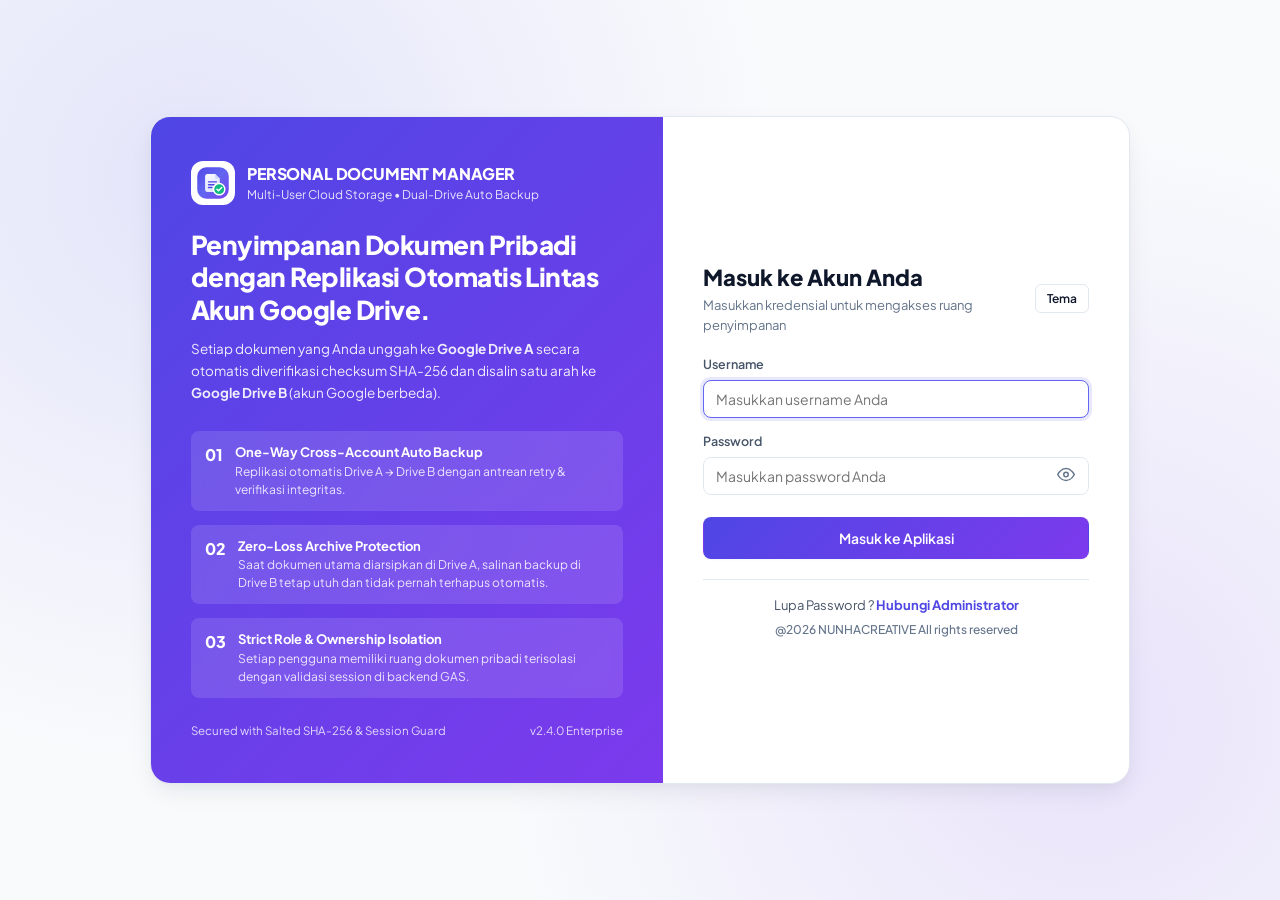
<file: index.html>
<!DOCTYPE html>
<html lang="id" data-theme="light">
<head>
  <meta charset="UTF-8" />
  <meta name="viewport" content="width=device-width, initial-scale=1.0" />
  <title>PERSONAL DOCUMENT MANAGER — Cloud Document Storage &amp; Auto Backup</title>
  <link rel="icon" type="image/svg+xml" href="assets/images/logo.svg" />
  <link rel="preconnect" href="https://fonts.googleapis.com" />
  <link rel="preconnect" href="https://fonts.gstatic.com" crossorigin />
  <link href="https://fonts.googleapis.com/css2?family=Plus+Jakarta+Sans:wght@400;500;600;700;800&display=swap" rel="stylesheet" />
  <link rel="stylesheet" href="assets/css/style.css?v=2.4.2" />
  <link rel="stylesheet" href="assets/css/responsive.css?v=2.4.2" />
</head>
<body>

  <div class="app-layout">
    <!-- ====================================================================
         SIDEBAR NAVIGATION
         ==================================================================== -->
    <aside class="sidebar" id="appSidebar">
      <div class="sidebar-brand">
        <img src="assets/images/logo.svg" alt="PDM Logo" />
        <div class="brand-text">
          <span class="brand-title">DOC MANAGER</span>
          <span class="brand-subtitle">Dual-Drive Cloud Vault</span>
        </div>
      </div>

      <nav class="sidebar-nav">
        <div class="nav-section-label">Menu Utama</div>

        <button type="button" class="nav-item active" data-view="dashboard" onclick="PDM_AUTH.navigateTo('dashboard')">
          <svg viewBox="0 0 24 24" fill="none" stroke="currentColor" stroke-width="2"><rect x="3" y="3" width="7" height="7" rx="1"/><rect x="14" y="3" width="7" height="7" rx="1"/><rect x="14" y="14" width="7" height="7" rx="1"/><rect x="3" y="14" width="7" height="7" rx="1"/></svg>
          <span>Dashboard</span>
        </button>

        <button type="button" class="nav-item" data-view="my-documents" onclick="PDM_AUTH.navigateTo('my-documents')">
          <svg viewBox="0 0 24 24" fill="none" stroke="currentColor" stroke-width="2"><path d="M14 2H6a2 2 0 0 0-2 2v16a2 2 0 0 0 2 2h12a2 2 0 0 0 2-2V8z"/><polyline points="14 2 14 8 20 8"/></svg>
          <span>Dokumen Saya</span>
          <span class="nav-badge" id="navMyDocsBadge">0</span>
        </button>

        <button type="button" class="nav-item" data-view="search" onclick="PDM_AUTH.navigateTo('search')">
          <svg viewBox="0 0 24 24" fill="none" stroke="currentColor" stroke-width="2"><circle cx="11" cy="11" r="8"/><line x1="21" y1="21" x2="16.65" y2="16.65"/></svg>
          <span>Pencarian</span>
        </button>

        <button type="button" class="nav-item" data-view="upload" onclick="PDM_AUTH.navigateTo('upload')">
          <svg viewBox="0 0 24 24" fill="none" stroke="currentColor" stroke-width="2"><path d="M21 15v4a2 2 0 0 1-2 2H5a2 2 0 0 1-2-2v-4"/><polyline points="17 8 12 3 7 8"/><line x1="12" y1="3" x2="12" y2="15"/></svg>
          <span>Upload Dokumen</span>
        </button>

        <button type="button" class="nav-item" data-view="archive" onclick="PDM_AUTH.navigateTo('archive')">
          <svg viewBox="0 0 24 24" fill="none" stroke="currentColor" stroke-width="2"><polyline points="21 8 21 21 3 21 3 8"/><rect x="1" y="3" width="22" height="5"/><line x1="10" y1="12" x2="14" y2="12"/></svg>
          <span>Arsip Dokumen</span>
          <span class="nav-badge" id="navArchiveBadge">0</span>
        </button>

        <!-- Admin Only Section -->
        <div class="nav-section-label admin-only">Administrasi Sistem</div>

        <button type="button" class="nav-item admin-only" data-view="backup" onclick="PDM_AUTH.navigateTo('backup')">
          <svg viewBox="0 0 24 24" fill="none" stroke="currentColor" stroke-width="2"><path d="M12 22s8-4 8-10V5l-8-3-8 3v7c0 6 8 10 8 10z"/></svg>
          <span>Backup Center</span>
        </button>

        <button type="button" class="nav-item admin-only" data-view="users" onclick="PDM_AUTH.navigateTo('users')">
          <svg viewBox="0 0 24 24" fill="none" stroke="currentColor" stroke-width="2"><path d="M17 21v-2a4 4 0 0 0-4-4H5a4 4 0 0 0-4 4v2"/><circle cx="9" cy="7" r="4"/><path d="M23 21v-2a4 4 0 0 0-3-3.87"/><path d="M16 3.13a4 4 0 0 1 0 7.75"/></svg>
          <span>Manajemen Pengguna</span>
        </button>

        <div class="nav-section-label">Konfigurasi</div>

        <button type="button" class="nav-item" data-view="settings" onclick="PDM_AUTH.navigateTo('settings')">
          <svg viewBox="0 0 24 24" fill="none" stroke="currentColor" stroke-width="2"><circle cx="12" cy="12" r="3"/><path d="M19.4 15a1.65 1.65 0 0 0 .33 1.82l.06.06a2 2 0 0 1 0 2.83 2 2 0 0 1-2.83 0l-.06-.06a1.65 1.65 0 0 0-1.82-.33 1.65 1.65 0 0 0-1 1.51V21a2 2 0 0 1-2 2 2 2 0 0 1-2-2v-.09A1.65 1.65 0 0 0 9 19.4a1.65 1.65 0 0 0-1.82.33l-.06.06a2 2 0 0 1-2.83 0 2 2 0 0 1 0-2.83l.06-.06a1.65 1.65 0 0 0 .33-1.82 1.65 1.65 0 0 0-1.51-1H3a2 2 0 0 1-2-2 2 2 0 0 1 2-2h.09A1.65 1.65 0 0 0 4.6 9a1.65 1.65 0 0 0-.33-1.82l-.06-.06a2 2 0 0 1 0-2.83 2 2 0 0 1 2.83 0l.06.06a1.65 1.65 0 0 0 1.82.33H9a1.65 1.65 0 0 0 1-1.51V3a2 2 0 0 1 2-2 2 2 0 0 1 2 2v.09a1.65 1.65 0 0 0 1 1.51 1.65 1.65 0 0 0 1.82-.33l.06-.06a2 2 0 0 1 2.83 0 2 2 0 0 1 0 2.83l-.06.06a1.65 1.65 0 0 0-.33 1.82V9a1.65 1.65 0 0 0 1.51 1H21a2 2 0 0 1 2 2 2 2 0 0 1-2 2h-.09a1.65 1.65 0 0 0-1.51 1z"/></svg>
          <span>Pengaturan</span>
        </button>
      </nav>

      <!-- Sidebar Footer: Profile, Theme Switcher, Logout -->
      <div class="sidebar-footer">
        <div class="user-profile-mini" onclick="PDM_AUTH.navigateTo('settings')" title="Lihat Profil &amp; Keamanan Akun">
          <div class="avatar-circle" id="sidebarAvatar">AD</div>
          <div class="user-info-mini">
            <div class="user-name-mini" id="sidebarUserName">Memuat...</div>
            <div class="user-role-mini" id="sidebarUserRole">...</div>
          </div>
        </div>

        <div class="sidebar-footer-actions">
          <button type="button" class="btn btn-secondary btn-sm" onclick="PDM_AUTH.toggleTheme()">
            <span id="themeToggleLabel">Mode Gelap</span>
          </button>
          <button type="button" class="btn btn-danger btn-sm" onclick="PDM_AUTH.logout()">
            <span>Keluar</span>
          </button>
        </div>
      </div>
    </aside>

    <!-- ====================================================================
         MAIN CONTENT WRAPPER
         ==================================================================== -->
    <div class="main-wrapper">
      <!-- Topbar -->
      <header class="topbar">
        <div class="topbar-left">
          <button type="button" class="mobile-menu-btn" onclick="document.getElementById('appSidebar').classList.toggle('mobile-open')" aria-label="Menu">
            <svg width="20" height="20" viewBox="0 0 24 24" fill="none" stroke="currentColor" stroke-width="2"><line x1="3" y1="12" x2="21" y2="12"/><line x1="3" y1="6" x2="21" y2="6"/><line x1="3" y1="18" x2="21" y2="18"/></svg>
          </button>
          <div class="page-heading">
            <h1 id="topbarTitle">Dashboard</h1>
            <p id="topbarSubtitle">Memuat ringkasan sistem...</p>
          </div>
        </div>

        <div class="topbar-right">
          <div class="connection-pill" title="Status Koneksi Backend &amp; Replikasi Drive A/B">
            <span class="pulse-dot" id="connectionPulseDot"></span>
            <span class="pill-text" id="connectionModeText">Connected</span>
          </div>
          <button type="button" class="btn btn-primary btn-sm" onclick="PDM_AUTH.navigateTo('upload')">
            + Upload
          </button>
        </div>
      </header>

      <!-- Main Views Container -->
      <main class="content-area">

        <!-- 1. VIEW: DASHBOARD -->
        <section id="view-dashboard" class="view-section active">
          <div id="dashboardContentContainer"></div>
        </section>

        <!-- 2. VIEW: DOKUMEN SAYA -->
        <section id="view-my-documents" class="view-section">
          <div class="card">
            <div class="card-header">
              <div>
                <div class="card-title">Daftar Dokumen Aktif</div>
                <div class="card-subtitle">Dokumen yang tersimpan di Google Drive A dan disinkronkan satu arah ke Google Drive B</div>
              </div>
              <button class="btn btn-primary btn-sm" onclick="PDM_AUTH.navigateTo('upload')">+ Upload Dokumen Baru</button>
            </div>

            <div class="filter-toolbar">
              <div class="search-box">
                <svg viewBox="0 0 24 24" fill="none" stroke="currentColor" stroke-width="2"><circle cx="11" cy="11" r="8"/><line x1="21" y1="21" x2="16.65" y2="16.65"/></svg>
                <input type="text" id="myDocsQuickSearch" class="form-control" placeholder="Cari cepat nama file atau ID dokumen..." oninput="PDM_DOCUMENTS.reloadCurrentMode()" />
              </div>

              <select id="myDocsCategoryFilter" class="form-control dynamic-category-select" data-include-all="true" style="width:auto;" onchange="PDM_DOCUMENTS.reloadCurrentMode()">
                <option value="ALL">Semua Kategori</option>
              </select>

              <select id="myDocsFormatFilter" class="form-control" style="width:auto;" onchange="PDM_DOCUMENTS.reloadCurrentMode()">
                <option value="ALL">Semua Format</option>
                <option value="PDF">PDF</option>
                <option value="JPG">JPG / JPEG</option>
                <option value="PNG">PNG</option>
              </select>

              <button type="button" class="btn btn-secondary btn-sm" onclick="PDM_DOCUMENTS.openMyDocumentsView()">Segarkan</button>
            </div>

            <div id="myDocsTableContainer"></div>
          </div>
        </section>

        <!-- 3. VIEW: PENCARIAN DOKUMEN -->
        <section id="view-search" class="view-section">
          <div class="card" style="margin-bottom:20px;">
            <div class="card-header">
              <div>
                <div class="card-title">Filter Pencarian Dokumen Multi-Kriteria</div>
                <div class="card-subtitle">Temukan dokumen berdasarkan nama, kategori, format, tanggal upload, status backup, dan pemilik</div>
              </div>
            </div>

            <div style="display:grid;grid-template-columns:repeat(auto-fit,minmax(200px,1fr));gap:12px;">
              <div class="form-group" style="margin-bottom:0;">
                <label class="form-label">Kata Kunci Nama File / ID</label>
                <input type="text" id="searchQueryInput" class="form-control" placeholder="Contoh: KTP, Ijazah, Paspor..." />
              </div>

              <div class="form-group admin-only" style="margin-bottom:0;">
                <label class="form-label">Filter Nama Pemilik (Admin)</label>
                <select id="searchOwnerSelect" class="form-control">
                  <option value="ALL">Semua Pemilik</option>
                </select>
              </div>

              <div class="form-group" style="margin-bottom:0;">
                <label class="form-label">Kategori</label>
                <select id="searchCategorySelect" class="form-control dynamic-category-select" data-include-all="true">
                  <option value="ALL">Semua Kategori</option>
                </select>
              </div>

              <div class="form-group" style="margin-bottom:0;">
                <label class="form-label">Format File</label>
                <select id="searchFormatSelect" class="form-control">
                  <option value="ALL">Semua Format (PDF/JPG/PNG)</option>
                  <option value="PDF">PDF</option>
                  <option value="JPG">JPG / JPEG</option>
                  <option value="PNG">PNG</option>
                </select>
              </div>

              <div class="form-group" style="margin-bottom:0;">
                <label class="form-label">Status Backup Drive B</label>
                <select id="searchBackupSelect" class="form-control">
                  <option value="ALL">Semua Status Backup</option>
                  <option value="SUCCESS">HIJAU — Backup Berhasil</option>
                  <option value="PENDING">KUNING — Menunggu Backup</option>
                  <option value="FAILED">MERAH — Backup Gagal</option>
                  <option value="UNBACKED">ABU-ABU — Belum Dibackup</option>
                </select>
              </div>

              <div class="form-group" style="margin-bottom:0;">
                <label class="form-label">Dari Tanggal Upload</label>
                <input type="date" id="searchDateFrom" class="form-control" />
              </div>

              <div class="form-group" style="margin-bottom:0;">
                <label class="form-label">Sampai Tanggal Upload</label>
                <input type="date" id="searchDateTo" class="form-control" />
              </div>

              <div class="form-group" style="margin-bottom:0;">
                <label class="form-label">Baris per Halaman</label>
                <select id="searchLimitSelect" class="form-control">
                  <option value="10">10 baris</option>
                  <option value="25">25 baris</option>
                  <option value="50">50 baris</option>
                  <option value="100">100 baris</option>
                </select>
              </div>
            </div>

            <div style="display:flex;justify-content:flex-end;gap:10px;margin-top:16px;">
              <button type="button" class="btn btn-secondary btn-sm" onclick="document.getElementById('searchQueryInput').value='';document.getElementById('searchDateFrom').value='';document.getElementById('searchDateTo').value='';PDM_DOCUMENTS.runAdvancedSearch(1);">Reset Filter</button>
              <button type="button" class="btn btn-primary btn-sm" onclick="PDM_DOCUMENTS.runAdvancedSearch(1)">Terapkan Pencarian</button>
            </div>
          </div>

          <div class="card">
            <div id="searchResultsTableContainer"></div>
          </div>
        </section>

        <!-- 4. VIEW: UPLOAD DOKUMEN -->
        <section id="view-upload" class="view-section">
          <div class="dashboard-row">
            <div class="card">
              <div class="card-header">
                <div>
                  <div class="card-title">Unggah Dokumen ke Google Drive A + Auto-Backup Drive B</div>
                  <div class="card-subtitle">Format didukung: PDF, JPG, JPEG, PNG (Validasi Magic Bytes &amp; Checksum SHA-256)</div>
                </div>
              </div>

              <div style="display:grid;grid-template-columns:repeat(auto-fit,minmax(220px,1fr));gap:14px;margin-bottom:16px;">
                <div class="form-group" style="margin-bottom:0;">
                  <label class="form-label">Pemilik Dokumen (Otomatis dari Session)</label>
                  <input type="text" id="uploadOwnerReadonly" class="form-control" readonly style="background:var(--bg-surface-alt);font-weight:700;" />
                </div>

                <div class="form-group" style="margin-bottom:0;">
                  <label class="form-label">Kategori Folder</label>
                  <select id="uploadCategorySelect" class="form-control dynamic-category-select">
                    <option value="IDENTITAS">IDENTITAS</option>
                    <option value="PENDIDIKAN">PENDIDIKAN</option>
                    <option value="KELUARGA">KELUARGA</option>
                    <option value="DOKUMEN LAINNYA">DOKUMEN LAINNYA</option>
                  </select>
                </div>

                <div class="form-group" style="margin-bottom:0;">
                  <label class="form-label">Catatan / Deskripsi (Opsional)</label>
                  <input type="text" id="uploadDescriptionInput" class="form-control" placeholder="Keterangan singkat dokumen..." />
                </div>
              </div>

              <!-- Drag and Drop Area -->
              <div class="upload-dropzone" id="uploadDropzone">
                <div class="dropzone-icon">
                  <svg width="26" height="26" viewBox="0 0 24 24" fill="none" stroke="currentColor" stroke-width="2.2"><path d="M21 15v4a2 2 0 0 1-2 2H5a2 2 0 0 1-2-2v-4"/><polyline points="17 8 12 3 7 8"/><line x1="12" y1="3" x2="12" y2="15"/></svg>
                </div>
                <h3 style="font-size:16px;font-weight:800;color:var(--text-primary);">Tarik &amp; Lepaskan File di Sini, atau Klik untuk Memilih</h3>
                <p style="font-size:12.5px;color:var(--text-secondary);margin-top:4px;">
                  Mendukung multi-file <strong>.PDF, .JPG, .JPEG, .PNG</strong> hingga 15 MB per file
                </p>
                <input type="file" id="uploadFileInput" accept=".pdf,.jpg,.jpeg,.png,application/pdf,image/jpeg,image/png" multiple style="display:none;" />
              </div>

              <div>
                <div style="font-size:13px;font-weight:700;margin-bottom:10px;">Status &amp; Antrean Proses Upload:</div>
                <div id="uploadQueueContainer" class="upload-queue-list"></div>
              </div>
            </div>

            <div class="card">
              <div class="card-header">
                <div>
                  <div class="card-title">Simulasi Struktur Folder Otomatis</div>
                  <div class="card-subtitle">User tidak dapat memilih folder pengguna lain</div>
                </div>
              </div>

              <div style="padding:14px;background:var(--bg-surface-alt);border-radius:10px;border:1px solid var(--border-color);margin-bottom:14px;">
                <div style="font-size:11px;font-weight:800;color:var(--primary-600);text-transform:uppercase;">1. Lokasi Simpan Utama (Google Drive A)</div>
                <div style="font-family:monospace;font-size:12.5px;font-weight:700;margin-top:6px;word-break:break-all;" id="uploadTargetFolderPreview">
                  PERSONAL DOCUMENTS / ...
                </div>
              </div>

              <div style="padding:14px;background:var(--status-green-bg);border-radius:10px;border:1px solid var(--status-green-border);margin-bottom:16px;">
                <div style="font-size:11px;font-weight:800;color:var(--status-green-text);text-transform:uppercase;">2. Lokasi Auto-Backup Satu Arah (Google Drive B)</div>
                <div style="font-family:monospace;font-size:12.5px;font-weight:700;margin-top:6px;word-break:break-all;color:var(--status-green-text);" id="uploadBackupFolderPreview">
                  PERSONAL DOCUMENTS BACKUP / ...
                </div>
              </div>

              <div style="font-size:12px;color:var(--text-secondary);line-height:1.6;">
                <strong>Jaminan Keandalan Upload:</strong>
                <ul style="padding-left:18px;margin-top:6px;">
                  <li>Jika koneksi ke Drive B sedang sibuk, file utama di Drive A <strong>tetap tersimpan 100%</strong>.</li>
                  <li>Anda tidak perlu mengunggah ulang file utama; cukup tekan tombol <strong>"Ulangi Backup Saja"</strong> atau biarkan Time-Driven Trigger 5 menit menyelesaikan salinan ke Drive B.</li>
                </ul>
              </div>
            </div>
          </div>
        </section>

        <!-- 5. VIEW: ARSIP DOKUMEN -->
        <section id="view-archive" class="view-section">
          <div class="card" style="margin-bottom:16px;border-left:4px solid #f59e0b;">
            <div style="display:flex;align-items:center;justify-content:space-between;flex-wrap:wrap;gap:12px;">
              <div>
                <div style="font-weight:800;font-size:14px;">Prinsip Perlindungan Arsip: Primary File Diarsipkan, Backup Drive B Tetap Utuh</div>
                <div style="font-size:12.5px;color:var(--text-secondary);margin-top:2px;">
                  Dokumen di bawah ini dipindahkan ke Folder Arsip Google Drive A dan disembunyikan dari daftar aktif. Salinan cadangan di Google Drive B <strong>tidak pernah dihapus otomatis</strong>.
                </div>
              </div>
              <input type="text" id="archiveQuickSearch" class="form-control" style="max-width:260px;" placeholder="Cari dokumen di arsip..." oninput="PDM_DOCUMENTS.openArchiveView()" />
            </div>
          </div>

          <div class="card">
            <div id="archiveTableContainer"></div>
          </div>
        </section>

        <!-- 6. VIEW: DETAIL & PREVIEW DOKUMEN -->
        <section id="view-preview" class="view-section">
          <div class="preview-split-layout">
            <!-- Left: PDF / Image Viewer -->
            <div class="viewer-frame-card">
              <div class="viewer-toolbar">
                <div style="font-weight:700;font-size:13px;overflow:hidden;text-overflow:ellipsis;white-space:nowrap;" id="previewToolbarFileName">
                  Pratinjau Dokumen
                </div>
                <div id="previewZoomControls" style="display:flex;align-items:center;gap:6px;"></div>
              </div>
              <div class="viewer-canvas-stage" id="previewCanvasStage"></div>
            </div>

            <!-- Right: Metadata & Authenticated QR -->
            <div class="card">
              <div class="card-header">
                <div>
                  <div class="card-title">Rincian Metadata &amp; Status Backup</div>
                  <div class="card-subtitle">Terverifikasi kepemilikan &amp; integritas SHA-256</div>
                </div>
              </div>
              <div id="previewMetadataContainer"></div>
            </div>
          </div>
        </section>

        <!-- 7. VIEW: BACKUP CENTER (ADMIN ONLY) -->
        <section id="view-backup" class="view-section">
          <div id="backupCenterContainer"></div>
        </section>

        <!-- 8. VIEW: MANAJEMEN PENGGUNA (ADMIN ONLY) -->
        <section id="view-users" class="view-section">
          <div class="card">
            <div class="card-header">
              <div>
                <div class="card-title">Daftar Akun Pengguna Sistem</div>
                <div class="card-subtitle">Kelola akses pengguna, ruang folder Drive A &amp; Drive B, status aktif, dan reset password</div>
              </div>
              <button type="button" class="btn btn-primary btn-sm" onclick="PDM_USERS.openCreateUserModal()">+ Tambah Pengguna</button>
            </div>
            <div id="usersTableContainer"></div>
          </div>
        </section>

        <!-- 9. VIEW: PENGATURAN -->
        <section id="view-settings" class="view-section">
          <!-- Admin Only: Drive A & Drive B Integration Configuration -->
          <div class="card admin-only" style="margin-bottom:20px;">
            <div class="card-header">
              <div>
                <div class="card-title">Status Kesehatan Infrastruktur &amp; Time-Driven Trigger (Admin)</div>
                <div class="card-subtitle">Monitor real-time Google Drive A, Google Drive B, Trigger 5 Menit, dan 8 Sheet Spreadsheet</div>
              </div>
              <button type="button" class="btn btn-primary btn-sm" onclick="PDM_SETTINGS.testDriveConnections()">Uji Koneksi Drive A &amp; Drive B</button>
            </div>
            <div id="adminSystemHealthBox" style="margin-bottom:20px;"></div>

            <form onsubmit="PDM_SETTINGS.saveAdminDriveSettings(event)">
              <div style="display:grid;grid-template-columns:repeat(auto-fit,minmax(260px,1fr));gap:14px;">
                <div class="form-group">
                  <label class="form-label">ID Folder Utama Google Drive A (Primary)</label>
                  <input type="text" id="cfgDriveARootId" class="form-control" placeholder="Otomatis dibuat jika dikosongkan" />
                </div>
                <div class="form-group">
                  <label class="form-label">ID Folder Arsip Google Drive A</label>
                  <input type="text" id="cfgDriveAArchiveId" class="form-control" placeholder="Otomatis dibuat jika dikosongkan" />
                </div>
                <div class="form-group">
                  <label class="form-label">Metode Integrasi Lintas Akun (Drive A &rarr; Drive B)</label>
                  <select id="cfgBackupMode" class="form-control">
                    <option value="BRIDGE">MODE 1: Dual-GAS Bridge (100% Kepemilikan &amp; Kuota Akun B)</option>
                    <option value="SHARED_FOLDER">MODE 2: Delegasi Shared Folder Drive B ke Akun A</option>
                  </select>
                </div>
                <div class="form-group">
                  <label class="form-label">Email Akun Google Drive B (Backup Account)</label>
                  <input type="email" id="cfgDriveBAccountEmail" class="form-control" placeholder="akun.backup.drive.b@gmail.com" />
                </div>
                <div class="form-group">
                  <label class="form-label">ID Folder Root Drive B (Untuk Mode Shared Folder)</label>
                  <input type="text" id="cfgDriveBRootId" class="form-control" placeholder="ID Folder PERSONAL DOCUMENTS BACKUP di Drive B" />
                </div>
                <div class="form-group">
                  <label class="form-label">URL Web App Receiver Akun B (Untuk Mode Bridge)</label>
                  <input type="text" id="cfgDriveBBridgeUrl" class="form-control" placeholder="https://script.google.com/macros/s/.../exec" />
                </div>
                <div class="form-group">
                  <label class="form-label">HMAC Shared Secret (Drive A &harr; Drive B Bridge)</label>
                  <input type="text" id="cfgDriveBBridgeSecret" class="form-control" />
                </div>
                <div class="form-group">
                  <label class="form-label">Batas Ukuran Upload Maksimal (MB)</label>
                  <input type="number" id="cfgMaxFileSizeMb" class="form-control" min="1" max="50" value="15" />
                </div>
                <div class="form-group">
                  <label class="form-label">Auto-Backup Langsung Saat Upload</label>
                  <select id="cfgAutoBackupOnUpload" class="form-control">
                    <option value="TRUE">Aktif (Langsung Copy ke Drive B + Fallback Queue)</option>
                    <option value="FALSE">Hanya Melalui Background Queue Trigger 5 Menit</option>
                  </select>
                </div>
                <div class="form-group">
                  <label class="form-label">Izinkan User Membuat Kategori Pribadi</label>
                  <select id="cfgAllowUserCategory" class="form-control">
                    <option value="TRUE">Diizinkan</option>
                    <option value="FALSE">Hanya Kategori Global Admin</option>
                  </select>
                </div>
              </div>
              <div style="display:flex;justify-content:flex-end;margin-top:10px;">
                <button type="submit" class="btn btn-primary">Simpan Konfigurasi Drive A &amp; Drive B</button>
              </div>
            </form>
          </div>

          <!-- Kategori Dokumen Management (Khusus Admin, atau User jika diizinkan) -->
          <div class="card admin-only" style="margin-bottom:20px;">
            <div class="card-header">
              <div>
                <div class="card-title">Manajemen Kategori Folder Dokumen</div>
                <div class="card-subtitle">Digunakan sebagai nama subfolder otomatis di dalam folder pengguna pada Drive A dan Drive B</div>
              </div>
            </div>
            <form onsubmit="PDM_SETTINGS.addCategory(event)" style="display:flex;gap:10px;margin-bottom:16px;max-width:460px;">
              <input type="text" id="newCategoryNameInput" class="form-control" placeholder="Nama kategori baru (misal: SERTIFIKAT, PAJAK)" required />
              <button type="submit" class="btn btn-primary">Tambah Kategori</button>
            </form>
            <div id="settingsCategoriesList"></div>
          </div>

          <!-- Profil & Keamanan Password -->
          <div class="card" style="max-width:620px;">
            <div class="card-header">
              <div>
                <div class="card-title">Profil &amp; Keamanan Password</div>
                <div class="card-subtitle">Password disimpan dengan Iterated Salted SHA-256</div>
              </div>
            </div>
            <form onsubmit="PDM_SETTINGS.changeOwnPassword(event)">
              <div class="form-group">
                <label class="form-label">Nama Lengkap</label>
                <input type="text" id="settingsProfileName" class="form-control" readonly style="background:var(--bg-surface-alt);" />
              </div>
              <div style="display:grid;grid-template-columns:1fr 1fr;gap:12px;">
                <div class="form-group">
                  <label class="form-label">Username</label>
                  <input type="text" id="settingsProfileUsername" class="form-control" readonly style="background:var(--bg-surface-alt);" />
                </div>
                <div class="form-group">
                  <label class="form-label">Role Akses</label>
                  <input type="text" id="settingsProfileRole" class="form-control" readonly style="background:var(--bg-surface-alt);" />
                </div>
              </div>
              <div class="form-group">
                <label class="form-label">Password Saat Ini</label>
                <input type="password" id="changePassCurrent" class="form-control" required />
              </div>
              <div class="form-group">
                <label class="form-label">Password Baru (Minimal 6 karakter)</label>
                <input type="password" id="changePassNew" class="form-control" required minlength="6" />
              </div>
              <button type="submit" class="btn btn-primary">Perbarui Password</button>
            </form>
          </div>
        </section>

      </main>
    </div>
  </div>

  <!-- ======================================================================
       MODALS
       ====================================================================== -->

  <!-- 1. Modal Edit Metadata Dokumen -->
  <div class="modal-backdrop" id="editMetadataModal">
    <div class="modal-dialog">
      <div class="modal-header">
        <h3>Edit Metadata Dokumen</h3>
        <button type="button" class="btn-ghost btn-sm" onclick="document.getElementById('editMetadataModal').classList.remove('open')">&times;</button>
      </div>
      <form onsubmit="PDM_DOCUMENTS.saveMetadataChanges(event)">
        <div class="modal-body">
          <input type="hidden" id="editMetaDocId" />
          <div class="form-group">
            <label class="form-label">Nama File</label>
            <input type="text" id="editMetaFileName" class="form-control" required />
          </div>
          <div class="form-group">
            <label class="form-label">Kategori Folder</label>
            <select id="editMetaCategory" class="form-control dynamic-category-select"></select>
          </div>
          <div class="form-group">
            <label class="form-label">Deskripsi / Catatan</label>
            <textarea id="editMetaDescription" class="form-control" rows="3"></textarea>
          </div>
        </div>
        <div class="modal-footer">
          <button type="button" class="btn btn-secondary" onclick="document.getElementById('editMetadataModal').classList.remove('open')">Batal</button>
          <button type="submit" class="btn btn-primary">Simpan Perubahan</button>
        </div>
      </form>
    </div>
  </div>

  <!-- 2. Modal Konfirmasi Arsipkan Dokumen -->
  <div class="modal-backdrop" id="archiveConfirmModal">
    <div class="modal-dialog">
      <div class="modal-header">
        <h3>Arsipkan Dokumen</h3>
        <button type="button" class="btn-ghost btn-sm" onclick="document.getElementById('archiveConfirmModal').classList.remove('open')">&times;</button>
      </div>
      <div class="modal-body">
        <input type="hidden" id="archiveConfirmDocId" />
        <p style="font-size:13.5px;margin-bottom:12px;">
          Anda akan mengarsipkan dokumen <strong id="archiveConfirmFileName"></strong>.
        </p>
        <div style="padding:12px;border-radius:8px;background:var(--status-green-bg);border:1px solid var(--status-green-border);color:var(--status-green-text);font-size:12.5px;margin-bottom:14px;">
          <strong>Jaminan Keamanan Backup:</strong> File utama akan dipindahkan ke folder Arsip di Google Drive A, sedangkan <strong>salinan cadangan di Google Drive B TETAP UTUH dan tidak akan dihapus</strong>.
        </div>
        <div class="form-group">
          <label class="form-label">Alasan Pengarsipan</label>
          <input type="text" id="archiveReasonInput" class="form-control" value="Diarsipkan oleh pengguna" />
        </div>
      </div>
      <div class="modal-footer">
        <button type="button" class="btn btn-secondary" onclick="document.getElementById('archiveConfirmModal').classList.remove('open')">Batal</button>
        <button type="button" class="btn btn-warning" onclick="PDM_DOCUMENTS.executeArchiveDocument()">Ya, Arsipkan Dokumen</button>
      </div>
    </div>
  </div>

  <!-- 3. Modal Hapus Permanen (Admin Only) -->
  <div class="modal-backdrop" id="permanentDeleteModal">
    <div class="modal-dialog">
      <div class="modal-header">
        <h3 style="color:var(--status-red-text);">Hapus Permanen File Utama (Khusus Admin)</h3>
        <button type="button" class="btn-ghost btn-sm" onclick="document.getElementById('permanentDeleteModal').classList.remove('open')">&times;</button>
      </div>
      <div class="modal-body">
        <input type="hidden" id="permDeleteDocId" />
        <p style="font-size:13px;margin-bottom:12px;">
          Tindakan ini akan menghapus permanen file utama <strong id="permDeleteFileName"></strong> dari Google Drive A dan mencatatnya ke dalam log audit. (Salinan backup di Google Drive B tetap dipertahankan sesuai kebijakan retensi).
        </p>
        <div class="form-group">
          <label class="form-label">Alasan Penghapusan Permanen (Wajib Audit)</label>
          <input type="text" id="permDeleteReasonInput" class="form-control" placeholder="Contoh: Permintaan pembersihan dokumen duplikat" required />
        </div>
        <div class="form-group">
          <label class="form-label">Ketik <code>HAPUS PERMANEN</code> untuk mengonfirmasi:</label>
          <input type="text" id="permDeleteConfirmInput" class="form-control" placeholder="HAPUS PERMANEN" required />
        </div>
      </div>
      <div class="modal-footer">
        <button type="button" class="btn btn-secondary" onclick="document.getElementById('permanentDeleteModal').classList.remove('open')">Batal</button>
        <button type="button" class="btn btn-danger" onclick="PDM_DOCUMENTS.executePermanentDelete()">Hapus Permanen</button>
      </div>
    </div>
  </div>

  <!-- 4. Modal Tambah / Edit Pengguna (Admin Only) -->
  <div class="modal-backdrop" id="userFormModal">
    <div class="modal-dialog">
      <div class="modal-header">
        <h3 id="userFormModalTitle">Tambah Pengguna</h3>
        <button type="button" class="btn-ghost btn-sm" onclick="document.getElementById('userFormModal').classList.remove('open')">&times;</button>
      </div>
      <form onsubmit="PDM_USERS.saveUserForm(event)">
        <div class="modal-body">
          <input type="hidden" id="userFormMode" value="CREATE" />
          <input type="hidden" id="userFormUserId" value="" />
          <div class="form-group">
            <label class="form-label">Nama Lengkap (Menjadi Nama Folder di Drive A &amp; Drive B)</label>
            <input type="text" id="userFormNama" class="form-control" placeholder="Contoh: AHMAD MUZAKKI" required />
          </div>
          <div class="form-group">
            <label class="form-label">Username Login</label>
            <input type="text" id="userFormUsername" class="form-control" placeholder="Contoh: muzakki" required />
          </div>
          <div class="form-group" id="userFormPasswordGroup">
            <label class="form-label">Password Awal (Minimal 6 karakter)</label>
            <input type="password" id="userFormPassword" class="form-control" placeholder="Minimal 6 karakter" />
          </div>
          <div style="display:grid;grid-template-columns:1fr 1fr;gap:12px;">
            <div class="form-group">
              <label class="form-label">Role Hak Akses</label>
              <select id="userFormRole" class="form-control">
                <option value="USER">USER (Ruang Pribadi)</option>
                <option value="ADMIN">ADMIN (Akses Penuh)</option>
              </select>
            </div>
            <div class="form-group">
              <label class="form-label">Status Akun</label>
              <select id="userFormStatus" class="form-control">
                <option value="ACTIVE">ACTIVE</option>
                <option value="INACTIVE">INACTIVE</option>
              </select>
            </div>
          </div>
        </div>
        <div class="modal-footer">
          <button type="button" class="btn btn-secondary" onclick="document.getElementById('userFormModal').classList.remove('open')">Batal</button>
          <button type="submit" class="btn btn-primary">Simpan Pengguna</button>
        </div>
      </form>
    </div>
  </div>

  <!-- 5. Modal Reset Password Pengguna (Admin Only) -->
  <div class="modal-backdrop" id="resetPasswordModal">
    <div class="modal-dialog">
      <div class="modal-header">
        <h3>Reset Password Pengguna</h3>
        <button type="button" class="btn-ghost btn-sm" onclick="document.getElementById('resetPasswordModal').classList.remove('open')">&times;</button>
      </div>
      <form onsubmit="PDM_USERS.executeResetPassword(event)">
        <div class="modal-body">
          <input type="hidden" id="resetPassUserId" />
          <p style="font-size:13px;margin-bottom:14px;">
            Masukkan password baru untuk pengguna <strong id="resetPassUserName"></strong>. Seluruh sesi aktif pengguna tersebut akan dicabut dan password disimpan dalam bentuk Salted SHA-256 Hash.
          </p>
          <div class="form-group">
            <label class="form-label">Password Baru</label>
            <input type="password" id="resetPassNewInput" class="form-control" required minlength="6" placeholder="Minimal 6 karakter" />
          </div>
        </div>
        <div class="modal-footer">
          <button type="button" class="btn btn-secondary" onclick="document.getElementById('resetPasswordModal').classList.remove('open')">Batal</button>
          <button type="submit" class="btn btn-primary">Simpan Password Baru</button>
        </div>
      </form>
    </div>
  </div>

  <!-- Scripts -->
  <script src="assets/js/config.js?v=2.4.2"></script>
  <script src="assets/js/api.js?v=2.4.2"></script>
  <script src="assets/js/auth.js?v=2.4.2"></script>
  <script src="assets/js/dashboard.js?v=2.4.3"></script>
  <script src="assets/js/documents.js?v=2.4.2"></script>
  <script src="assets/js/upload.js?v=2.4.2"></script>
  <script src="assets/js/preview.js?v=2.4.2"></script>
  <script src="assets/js/backup.js?v=2.4.2"></script>
  <script src="assets/js/users.js?v=2.4.2"></script>
  <script src="assets/js/settings.js?v=2.4.2"></script>
  <script>
    (async function() {
      var user = await PDM_AUTH.guardMainApp();
      if (!user) return;

      // Cek apakah dibuka dari QR Code Terautentikasi (?doc=DocumentID)
      var params = new URLSearchParams(window.location.search);
      var targetDocId = params.get('doc');
      if (targetDocId) {
        PDM_AUTH.navigateTo('preview', { documentId: targetDocId, returnView: 'dashboard' });
      } else {
        PDM_AUTH.navigateTo('dashboard');
      }
    })();
  </script>
</body>
</html>
</file>
<file: assets/css/style.css>
/* ============================================================================
 * PERSONAL DOCUMENT MANAGER - PREMIUM SAAS DESIGN SYSTEM (style.css)
 * Palette: Clean White, Ultra-Light Slate, Indigo/Violet Primary,
 * Semantic Status (Emerald Green, Amber Yellow, Rose Red, Slate Gray)
 * ============================================================================ */

:root {
  /* Core Brand Colors (Indigo / Violet) */
  --primary-50: #eef2ff;
  --primary-100: #e0e7ff;
  --primary-200: #c7d2fe;
  --primary-500: #6366f1;
  --primary-600: #4f46e5;
  --primary-700: #4338ca;
  --accent-violet: #7c3aed;
  --brand-gradient: linear-gradient(135deg, #4f46e5 0%, #7c3aed 100%);

  /* Background & Surface (Light Mode Default) */
  --bg-body: #f8fafc;
  --bg-surface: #ffffff;
  --bg-surface-alt: #f1f5f9;
  --bg-sidebar: #ffffff;
  --bg-glass: rgba(255, 255, 255, 0.88);

  /* Text Hierarchy */
  --text-primary: #0f172a;
  --text-secondary: #475569;
  --text-muted: #64748b;
  --text-inverse: #ffffff;

  /* Borders & Dividers */
  --border-color: #e2e8f0;
  --border-subtle: #f1f5f9;
  --border-focus: #6366f1;

  /* Semantic Status Colors */
  --status-green-bg: #ecfdf5;
  --status-green-text: #059669;
  --status-green-border: #a7f3d0;
  --status-green-dot: #10b981;

  --status-yellow-bg: #fffbeb;
  --status-yellow-text: #d97706;
  --status-yellow-border: #fde68a;
  --status-yellow-dot: #f59e0b;

  --status-red-bg: #fef2f2;
  --status-red-text: #dc2626;
  --status-red-border: #fecaca;
  --status-red-dot: #ef4444;

  --status-gray-bg: #f1f5f9;
  --status-gray-text: #475569;
  --status-gray-border: #cbd5e1;
  --status-gray-dot: #94a3b8;

  /* Shadows & Elevation */
  --shadow-xs: 0 1px 2px rgba(15, 23, 42, 0.04);
  --shadow-sm: 0 1px 3px rgba(15, 23, 42, 0.06), 0 1px 2px rgba(15, 23, 42, 0.04);
  --shadow-md: 0 4px 6px -1px rgba(15, 23, 42, 0.07), 0 2px 4px -2px rgba(15, 23, 42, 0.05);
  --shadow-lg: 0 10px 25px -3px rgba(15, 23, 42, 0.08), 0 4px 10px -4px rgba(15, 23, 42, 0.04);
  --shadow-indigo: 0 8px 20px -4px rgba(79, 70, 229, 0.35);

  /* Layout Dimensions */
  --sidebar-width: 268px;
  --topbar-height: 68px;
  --radius-sm: 8px;
  --radius-md: 12px;
  --radius-lg: 16px;
  --radius-xl: 20px;
  --transition-fast: 0.18s cubic-bezier(0.4, 0, 0.2, 1);
}

/* Dark Theme Support */
[data-theme="dark"] {
  --bg-body: #0b0f19;
  --bg-surface: #111827;
  --bg-surface-alt: #1e293b;
  --bg-sidebar: #111827;
  --bg-glass: rgba(17, 24, 39, 0.88);

  --text-primary: #f8fafc;
  --text-secondary: #cbd5e1;
  --text-muted: #94a3b8;

  --border-color: #1e293b;
  --border-subtle: #1e293b;

  --primary-50: rgba(99, 102, 241, 0.14);
  --primary-100: rgba(99, 102, 241, 0.22);

  --status-green-bg: rgba(16, 185, 129, 0.14);
  --status-green-text: #34d399;
  --status-green-border: rgba(16, 185, 129, 0.3);

  --status-yellow-bg: rgba(245, 158, 11, 0.14);
  --status-yellow-text: #fbbf24;
  --status-yellow-border: rgba(245, 158, 11, 0.3);

  --status-red-bg: rgba(239, 68, 68, 0.14);
  --status-red-text: #f87171;
  --status-red-border: rgba(239, 68, 68, 0.3);

  --status-gray-bg: rgba(148, 163, 184, 0.14);
  --status-gray-text: #cbd5e1;
  --status-gray-border: rgba(148, 163, 184, 0.25);

  --shadow-sm: 0 1px 3px rgba(0, 0, 0, 0.3);
  --shadow-md: 0 4px 12px rgba(0, 0, 0, 0.4);
  --shadow-lg: 0 12px 28px rgba(0, 0, 0, 0.5);
}

/* Base Reset & Typography */
*, *::before, *::after {
  box-sizing: border-box;
  margin: 0;
  padding: 0;
}

html, body {
  height: 100%;
  font-family: 'Plus Jakarta Sans', 'Inter', -apple-system, BlinkMacSystemFont, 'Segoe UI', Roboto, sans-serif;
  background-color: var(--bg-body);
  color: var(--text-primary);
  font-size: 14px;
  line-height: 1.5;
  -webkit-font-smoothing: antialiased;
}

a {
  color: var(--primary-600);
  text-decoration: none;
}

button, input, select, textarea {
  font-family: inherit;
  font-size: inherit;
}

/* ============================================================================
 * LAYOUT SHELL (SIDEBAR + MAIN CONTENT)
 * ============================================================================ */

.app-layout {
  display: flex;
  min-height: 100vh;
  background-color: var(--bg-body);
}

/* Sidebar */
.sidebar {
  width: var(--sidebar-width);
  background-color: var(--bg-sidebar);
  border-right: 1px solid var(--border-color);
  display: flex;
  flex-direction: column;
  position: fixed;
  top: 0;
  bottom: 0;
  left: 0;
  z-index: 100;
  transition: transform var(--transition-fast);
}

.sidebar-brand {
  height: var(--topbar-height);
  padding: 0 20px;
  display: flex;
  align-items: center;
  gap: 12px;
  border-bottom: 1px solid var(--border-color);
}

.sidebar-brand img {
  width: 36px;
  height: 36px;
  flex-shrink: 0;
}

.brand-text {
  display: flex;
  flex-direction: column;
}

.brand-title {
  font-size: 14px;
  font-weight: 800;
  letter-spacing: -0.02em;
  color: var(--text-primary);
  line-height: 1.2;
}

.brand-subtitle {
  font-size: 11px;
  font-weight: 600;
  color: var(--primary-600);
  letter-spacing: 0.02em;
}

.sidebar-nav {
  flex: 1;
  padding: 16px 12px;
  overflow-y: auto;
  display: flex;
  flex-direction: column;
  gap: 4px;
}

.nav-section-label {
  font-size: 11px;
  font-weight: 700;
  text-transform: uppercase;
  letter-spacing: 0.06em;
  color: var(--text-muted);
  padding: 12px 12px 6px;
}

.nav-item {
  display: flex;
  align-items: center;
  gap: 12px;
  padding: 10px 14px;
  border-radius: var(--radius-sm);
  color: var(--text-secondary);
  font-weight: 600;
  font-size: 13.5px;
  cursor: pointer;
  border: none;
  background: transparent;
  width: 100%;
  text-align: left;
  transition: all var(--transition-fast);
}

.nav-item svg {
  width: 19px;
  height: 19px;
  flex-shrink: 0;
  opacity: 0.85;
}

.nav-item:hover {
  background-color: var(--bg-surface-alt);
  color: var(--text-primary);
}

.nav-item.active {
  background: var(--primary-50);
  color: var(--primary-600);
  font-weight: 700;
}

[data-theme="dark"] .nav-item.active {
  color: #818cf8;
}

.nav-badge {
  margin-left: auto;
  font-size: 11px;
  font-weight: 700;
  padding: 2px 7px;
  border-radius: 999px;
  background-color: var(--primary-100);
  color: var(--primary-700);
}

/* Sidebar Footer */
.sidebar-footer {
  padding: 14px 12px;
  border-top: 1px solid var(--border-color);
  display: flex;
  flex-direction: column;
  gap: 8px;
  background-color: var(--bg-surface);
}

.user-profile-mini {
  display: flex;
  align-items: center;
  gap: 10px;
  padding: 8px 10px;
  border-radius: var(--radius-sm);
  background-color: var(--bg-surface-alt);
  cursor: pointer;
}

.avatar-circle {
  width: 36px;
  height: 36px;
  border-radius: 50%;
  background: var(--brand-gradient);
  color: #ffffff;
  font-weight: 700;
  font-size: 14px;
  display: flex;
  align-items: center;
  justify-content: center;
  flex-shrink: 0;
}

.user-info-mini {
  flex: 1;
  min-width: 0;
}

.user-name-mini {
  font-size: 13px;
  font-weight: 700;
  color: var(--text-primary);
  white-space: nowrap;
  overflow: hidden;
  text-overflow: ellipsis;
}

.user-role-mini {
  font-size: 11px;
  font-weight: 600;
  color: var(--text-muted);
  display: flex;
  align-items: center;
  gap: 5px;
}

.sidebar-footer-actions {
  display: grid;
  grid-template-columns: 1fr 1fr;
  gap: 6px;
}

/* Main Content Area */
.main-wrapper {
  flex: 1;
  margin-left: var(--sidebar-width);
  display: flex;
  flex-direction: column;
  min-width: 0;
}

/* Topbar */
.topbar {
  height: var(--topbar-height);
  background-color: var(--bg-glass);
  backdrop-filter: blur(12px);
  border-bottom: 1px solid var(--border-color);
  padding: 0 28px;
  display: flex;
  align-items: center;
  justify-content: space-between;
  position: sticky;
  top: 0;
  z-index: 90;
}

.topbar-left {
  display: flex;
  align-items: center;
  gap: 14px;
}

.mobile-menu-btn {
  display: none;
  background: none;
  border: 1px solid var(--border-color);
  border-radius: var(--radius-sm);
  padding: 7px;
  color: var(--text-primary);
  cursor: pointer;
}

.page-heading h1 {
  font-size: 18px;
  font-weight: 800;
  color: var(--text-primary);
  letter-spacing: -0.02em;
}

.page-heading p {
  font-size: 12px;
  color: var(--text-muted);
}

.topbar-right {
  display: flex;
  align-items: center;
  gap: 12px;
}

/* Connection Indicator Pill */
.connection-pill {
  display: inline-flex;
  align-items: center;
  gap: 7px;
  padding: 6px 12px;
  border-radius: 999px;
  font-size: 12px;
  font-weight: 600;
  background-color: var(--bg-surface-alt);
  border: 1px solid var(--border-color);
  color: var(--text-secondary);
}

.pulse-dot {
  width: 8px;
  height: 8px;
  border-radius: 50%;
  background-color: var(--status-green-dot);
  box-shadow: 0 0 0 3px rgba(16, 185, 129, 0.2);
}

.pulse-dot.warning {
  background-color: var(--status-yellow-dot);
  box-shadow: 0 0 0 3px rgba(245, 158, 11, 0.2);
}

/* Content Container */
.content-area {
  padding: 26px 28px 48px;
  max-width: 1440px;
  width: 100%;
  margin: 0 auto;
}

.view-section {
  display: none;
  animation: fadeIn 0.22s ease-out;
}

.view-section.active {
  display: block;
}

@keyframes fadeIn {
  from { opacity: 0; transform: translateY(6px); }
  to { opacity: 1; transform: translateY(0); }
}

/* ============================================================================
 * CARDS, METRICS & DASHBOARD WIDGETS
 * ============================================================================ */

.card {
  background-color: var(--bg-surface);
  border: 1px solid var(--border-color);
  border-radius: var(--radius-md);
  box-shadow: var(--shadow-sm);
  padding: 20px;
}

.card-header {
  display: flex;
  align-items: center;
  justify-content: space-between;
  margin-bottom: 16px;
  gap: 12px;
}

.card-title {
  font-size: 15px;
  font-weight: 700;
  color: var(--text-primary);
  display: flex;
  align-items: center;
  gap: 8px;
}

.card-subtitle {
  font-size: 12px;
  color: var(--text-muted);
  margin-top: 2px;
}

/* Stats Grid */
.stats-grid {
  display: grid;
  grid-template-columns: repeat(auto-fill, minmax(220px, 1fr));
  gap: 16px;
  margin-bottom: 24px;
}

.stat-card {
  background-color: var(--bg-surface);
  border: 1px solid var(--border-color);
  border-radius: var(--radius-md);
  padding: 18px;
  display: flex;
  align-items: flex-start;
  justify-content: space-between;
  box-shadow: var(--shadow-xs);
  transition: transform var(--transition-fast), box-shadow var(--transition-fast);
}

.stat-card:hover {
  transform: translateY(-2px);
  box-shadow: var(--shadow-md);
}

.stat-info {
  display: flex;
  flex-direction: column;
  gap: 4px;
}

.stat-label {
  font-size: 12px;
  font-weight: 600;
  color: var(--text-muted);
  text-transform: uppercase;
  letter-spacing: 0.03em;
}

.stat-value {
  font-size: 24px;
  font-weight: 800;
  color: var(--text-primary);
  letter-spacing: -0.02em;
  line-height: 1.2;
}

.stat-meta {
  font-size: 11.5px;
  color: var(--text-muted);
  font-weight: 500;
}

.stat-icon {
  width: 42px;
  height: 42px;
  border-radius: 10px;
  display: flex;
  align-items: center;
  justify-content: center;
  flex-shrink: 0;
}

.stat-icon svg {
  width: 21px;
  height: 21px;
}

.stat-icon.indigo { background: var(--primary-50); color: var(--primary-600); }
.stat-icon.violet { background: rgba(124, 58, 237, 0.12); color: #7c3aed; }
.stat-icon.emerald { background: var(--status-green-bg); color: var(--status-green-text); }
.stat-icon.amber { background: var(--status-yellow-bg); color: var(--status-yellow-text); }
.stat-icon.rose { background: var(--status-red-bg); color: var(--status-red-text); }
.stat-icon.slate { background: var(--status-gray-bg); color: var(--status-gray-text); }

/* Dashboard Two-Column Grid */
.dashboard-row {
  display: grid;
  grid-template-columns: 1.6fr 1fr;
  gap: 20px;
  margin-bottom: 24px;
}

/* Drive Connection Status Cards */
.drive-status-grid {
  display: grid;
  grid-template-columns: 1fr 1fr;
  gap: 16px;
  margin-bottom: 24px;
}

.drive-card {
  background-color: var(--bg-surface);
  border: 1px solid var(--border-color);
  border-radius: var(--radius-md);
  padding: 18px 20px;
  display: flex;
  flex-direction: column;
  gap: 12px;
  position: relative;
  overflow: hidden;
}

.drive-card::before {
  content: '';
  position: absolute;
  top: 0;
  left: 0;
  width: 4px;
  height: 100%;
  background: var(--primary-600);
}

.drive-card.drive-b::before {
  background: #10b981;
}

.drive-card-top {
  display: flex;
  align-items: center;
  justify-content: space-between;
}

.drive-title-group {
  display: flex;
  align-items: center;
  gap: 10px;
}

.drive-badge-role {
  font-size: 11px;
  font-weight: 700;
  padding: 3px 8px;
  border-radius: 6px;
  background: var(--primary-50);
  color: var(--primary-600);
}

/* Visual Charts (Composition & Growth Bars) */
.composition-bar {
  height: 14px;
  border-radius: 999px;
  background-color: var(--bg-surface-alt);
  overflow: hidden;
  display: flex;
  margin: 14px 0;
}

.comp-segment {
  height: 100%;
  transition: width 0.4s ease;
}

.comp-segment.pdf { background-color: #ef4444; }
.comp-segment.jpg { background-color: #6366f1; }
.comp-segment.png { background-color: #10b981; }

.composition-legend {
  display: flex;
  flex-wrap: wrap;
  gap: 16px;
  margin-top: 8px;
}

.legend-item {
  display: flex;
  align-items: center;
  gap: 8px;
  font-size: 12.5px;
  font-weight: 600;
  color: var(--text-secondary);
}

.legend-dot {
  width: 10px;
  height: 10px;
  border-radius: 3px;
}

.bar-chart-container {
  display: flex;
  align-items: flex-end;
  gap: 12px;
  height: 165px;
  padding-top: 20px;
  border-bottom: 1px solid var(--border-color);
}

.bar-col {
  flex: 1;
  display: flex;
  flex-direction: column;
  align-items: center;
  gap: 6px;
  height: 100%;
  justify-content: flex-end;
}

.bar-fill {
  width: 100%;
  max-width: 38px;
  background: var(--brand-gradient);
  border-radius: 6px 6px 0 0;
  min-height: 6px;
  transition: height 0.4s ease;
  position: relative;
}

.bar-count {
  font-size: 11px;
  font-weight: 700;
  color: var(--text-secondary);
}

.bar-label {
  font-size: 11px;
  color: var(--text-muted);
  margin-top: 6px;
}

/* ============================================================================
 * BUTTONS, BADGES & FORM CONTROLS
 * ============================================================================ */

.btn {
  display: inline-flex;
  align-items: center;
  justify-content: center;
  gap: 8px;
  padding: 9px 16px;
  border-radius: var(--radius-sm);
  font-weight: 600;
  font-size: 13.5px;
  cursor: pointer;
  border: 1px solid transparent;
  transition: all var(--transition-fast);
  white-space: nowrap;
}

.btn svg {
  width: 16px;
  height: 16px;
  flex-shrink: 0;
}

.btn:disabled {
  opacity: 0.55;
  cursor: not-allowed;
}

.btn-primary {
  background: var(--brand-gradient);
  color: #ffffff;
  box-shadow: var(--shadow-xs);
}

.btn-primary:hover:not(:disabled) {
  box-shadow: var(--shadow-indigo);
  transform: translateY(-1px);
}

.btn-secondary {
  background-color: var(--bg-surface);
  color: var(--text-primary);
  border-color: var(--border-color);
}

.btn-secondary:hover:not(:disabled) {
  background-color: var(--bg-surface-alt);
}

.btn-success {
  background-color: #10b981;
  color: #ffffff;
}

.btn-success:hover:not(:disabled) {
  background-color: #059669;
}

.btn-warning {
  background-color: #f59e0b;
  color: #ffffff;
}

.btn-danger {
  background-color: #ef4444;
  color: #ffffff;
}

.btn-danger:hover:not(:disabled) {
  background-color: #dc2626;
}

.btn-ghost {
  background: transparent;
  color: var(--text-secondary);
  padding: 6px 10px;
}

.btn-ghost:hover:not(:disabled) {
  background-color: var(--bg-surface-alt);
  color: var(--text-primary);
}

.btn-sm {
  padding: 6px 11px;
  font-size: 12px;
  border-radius: 6px;
}

.btn-icon {
  padding: 7px;
  border-radius: 7px;
}

/* Status Badges (HIJAU, KUNING, MERAH, ABU-ABU) */
.badge {
  display: inline-flex;
  align-items: center;
  gap: 6px;
  padding: 4px 10px;
  border-radius: 999px;
  font-size: 11.5px;
  font-weight: 700;
  line-height: 1.2;
  border: 1px solid transparent;
}

.badge-dot {
  width: 6px;
  height: 6px;
  border-radius: 50%;
}

.badge-green {
  background-color: var(--status-green-bg);
  color: var(--status-green-text);
  border-color: var(--status-green-border);
}
.badge-green .badge-dot { background-color: var(--status-green-dot); }

.badge-yellow {
  background-color: var(--status-yellow-bg);
  color: var(--status-yellow-text);
  border-color: var(--status-yellow-border);
}
.badge-yellow .badge-dot { background-color: var(--status-yellow-dot); }

.badge-red {
  background-color: var(--status-red-bg);
  color: var(--status-red-text);
  border-color: var(--status-red-border);
}
.badge-red .badge-dot { background-color: var(--status-red-dot); }

.badge-gray {
  background-color: var(--status-gray-bg);
  color: var(--status-gray-text);
  border-color: var(--status-gray-border);
}
.badge-gray .badge-dot { background-color: var(--status-gray-dot); }

.badge-format {
  padding: 3px 8px;
  border-radius: 6px;
  font-size: 11px;
  font-weight: 800;
  letter-spacing: 0.03em;
}
.badge-format.pdf { background: rgba(239, 68, 68, 0.12); color: #dc2626; }
.badge-format.jpg, .badge-format.jpeg { background: rgba(99, 102, 241, 0.12); color: #4f46e5; }
.badge-format.png { background: rgba(16, 185, 129, 0.12); color: #059669; }

/* Inputs & Filters */
.form-group {
  display: flex;
  flex-direction: column;
  gap: 6px;
  margin-bottom: 14px;
}

.form-label {
  font-size: 12.5px;
  font-weight: 600;
  color: var(--text-secondary);
}

.form-control {
  width: 100%;
  padding: 9px 12px;
  border-radius: var(--radius-sm);
  border: 1px solid var(--border-color);
  background-color: var(--bg-surface);
  color: var(--text-primary);
  transition: border-color var(--transition-fast), box-shadow var(--transition-fast);
}

.form-control:focus {
  outline: none;
  border-color: var(--border-focus);
  box-shadow: 0 0 0 3px rgba(99, 102, 241, 0.15);
}

.filter-toolbar {
  display: flex;
  flex-wrap: wrap;
  gap: 10px;
  align-items: center;
  margin-bottom: 16px;
  padding: 14px;
  background-color: var(--bg-surface-alt);
  border-radius: var(--radius-sm);
  border: 1px solid var(--border-color);
}

.filter-toolbar .search-box {
  flex: 1;
  min-width: 220px;
  position: relative;
}

.filter-toolbar .search-box input {
  padding-left: 36px;
}

.filter-toolbar .search-box svg {
  position: absolute;
  left: 11px;
  top: 50%;
  transform: translateY(-50%);
  width: 16px;
  height: 16px;
  color: var(--text-muted);
}

/* ============================================================================
 * DATA TABLES & PAGINATION
 * ============================================================================ */

.table-responsive {
  width: 100%;
  overflow-x: auto;
  border: 1px solid var(--border-color);
  border-radius: var(--radius-sm);
}

.data-table {
  width: 100%;
  border-collapse: collapse;
  text-align: left;
}

.data-table th {
  background-color: var(--bg-surface-alt);
  color: var(--text-secondary);
  font-size: 11.5px;
  font-weight: 700;
  text-transform: uppercase;
  letter-spacing: 0.04em;
  padding: 12px 14px;
  border-bottom: 1px solid var(--border-color);
  white-space: nowrap;
  user-select: none;
}

.data-table th.sortable {
  cursor: pointer;
}

.data-table th.sortable:hover {
  color: var(--primary-600);
}

.data-table td {
  padding: 12px 14px;
  border-bottom: 1px solid var(--border-subtle);
  color: var(--text-primary);
  font-size: 13.5px;
  vertical-align: middle;
}

.data-table tbody tr:hover {
  background-color: var(--bg-surface-alt);
}

.data-table tbody tr:last-child td {
  border-bottom: none;
}

.doc-name-cell {
  display: flex;
  align-items: center;
  gap: 10px;
  font-weight: 600;
}

.action-btn-group {
  display: inline-flex;
  align-items: center;
  gap: 4px;
}

.pagination-bar {
  display: flex;
  align-items: center;
  justify-content: space-between;
  flex-wrap: wrap;
  gap: 12px;
  padding-top: 16px;
}

.pagination-info {
  font-size: 12.5px;
  color: var(--text-muted);
  display: flex;
  align-items: center;
  gap: 10px;
}

.pagination-controls {
  display: flex;
  align-items: center;
  gap: 6px;
}

/* ============================================================================
 * DRAG & DROP UPLOAD ZONE & PROGRESS QUEUE
 * ============================================================================ */

.upload-dropzone {
  border: 2px dashed var(--primary-200);
  background-color: var(--primary-50);
  border-radius: var(--radius-lg);
  padding: 40px 24px;
  text-align: center;
  cursor: pointer;
  transition: all var(--transition-fast);
  margin-bottom: 20px;
}

.upload-dropzone:hover, .upload-dropzone.dragover {
  border-color: var(--primary-600);
  background-color: var(--primary-100);
  transform: scale(1.005);
}

.dropzone-icon {
  width: 56px;
  height: 56px;
  border-radius: 50%;
  background: var(--brand-gradient);
  color: #ffffff;
  display: flex;
  align-items: center;
  justify-content: center;
  margin: 0 auto 14px;
  box-shadow: var(--shadow-indigo);
}

.upload-queue-list {
  display: flex;
  flex-direction: column;
  gap: 12px;
}

.upload-item-card {
  background-color: var(--bg-surface);
  border: 1px solid var(--border-color);
  border-radius: var(--radius-sm);
  padding: 14px 16px;
  display: flex;
  flex-direction: column;
  gap: 10px;
}

.upload-item-header {
  display: flex;
  align-items: center;
  justify-content: space-between;
  gap: 12px;
}

.dual-progress-grid {
  display: grid;
  grid-template-columns: 1fr 1fr;
  gap: 14px;
}

.progress-track-wrap {
  display: flex;
  flex-direction: column;
  gap: 4px;
}

.progress-label-row {
  display: flex;
  justify-content: space-between;
  font-size: 11.5px;
  font-weight: 600;
  color: var(--text-secondary);
}

.progress-bar-bg {
  height: 8px;
  background-color: var(--bg-surface-alt);
  border-radius: 999px;
  overflow: hidden;
}

.progress-bar-fill {
  height: 100%;
  background: var(--brand-gradient);
  width: 0%;
  transition: width 0.3s ease;
}

.progress-bar-fill.backup-fill {
  background: linear-gradient(90deg, #10b981, #059669);
}

/* ============================================================================
 * SPLIT-VIEW PREVIEW & METADATA PANEL
 * ============================================================================ */

.preview-split-layout {
  display: grid;
  grid-template-columns: 1.75fr 1fr;
  gap: 20px;
  align-items: start;
}

.viewer-frame-card {
  background-color: var(--bg-surface);
  border: 1px solid var(--border-color);
  border-radius: var(--radius-md);
  overflow: hidden;
  display: flex;
  flex-direction: column;
  min-height: 580px;
}

.viewer-toolbar {
  padding: 10px 16px;
  background-color: var(--bg-surface-alt);
  border-bottom: 1px solid var(--border-color);
  display: flex;
  align-items: center;
  justify-content: space-between;
  gap: 10px;
}

.viewer-canvas-stage {
  flex: 1;
  background-color: #1e293b;
  display: flex;
  align-items: center;
  justify-content: center;
  overflow: auto;
  padding: 20px;
  min-height: 520px;
  position: relative;
}

.viewer-canvas-stage img {
  max-width: 100%;
  max-height: 75vh;
  object-fit: contain;
  border-radius: 6px;
  box-shadow: 0 10px 30px rgba(0, 0, 0, 0.45);
  transition: transform 0.2s ease;
}

.viewer-canvas-stage iframe,
.viewer-canvas-stage embed {
  width: 100%;
  height: 540px;
  border: none;
  background: #ffffff;
  border-radius: 6px;
}

.metadata-list {
  display: flex;
  flex-direction: column;
  gap: 10px;
}

.metadata-row {
  display: flex;
  justify-content: space-between;
  align-items: flex-start;
  padding: 9px 0;
  border-bottom: 1px solid var(--border-subtle);
  gap: 12px;
}

.metadata-key {
  font-size: 12.5px;
  color: var(--text-muted);
  font-weight: 600;
  flex-shrink: 0;
}

.metadata-val {
  font-size: 13px;
  color: var(--text-primary);
  font-weight: 600;
  text-align: right;
  word-break: break-all;
}

.qr-auth-box {
  margin-top: 16px;
  padding: 14px;
  border-radius: var(--radius-sm);
  background-color: var(--bg-surface-alt);
  border: 1px solid var(--border-color);
  display: flex;
  align-items: center;
  gap: 14px;
}

.qr-canvas-holder {
  width: 88px;
  height: 88px;
  background: #ffffff;
  padding: 6px;
  border-radius: 8px;
  border: 1px solid var(--border-color);
  display: flex;
  align-items: center;
  justify-content: center;
  flex-shrink: 0;
}

/* ============================================================================
 * MODALS, TOASTS & EMPTY STATES
 * ============================================================================ */

.modal-backdrop {
  position: fixed;
  inset: 0;
  background-color: rgba(15, 23, 42, 0.55);
  backdrop-filter: blur(4px);
  display: none;
  align-items: center;
  justify-content: center;
  z-index: 1000;
  padding: 16px;
}

.modal-backdrop.open {
  display: flex;
}

.modal-dialog {
  background-color: var(--bg-surface);
  border: 1px solid var(--border-color);
  border-radius: var(--radius-lg);
  width: 100%;
  max-width: 520px;
  box-shadow: var(--shadow-lg);
  overflow: hidden;
  animation: fadeIn 0.18s ease-out;
}

.modal-header {
  padding: 16px 20px;
  border-bottom: 1px solid var(--border-color);
  display: flex;
  align-items: center;
  justify-content: space-between;
}

.modal-header h3 {
  font-size: 16px;
  font-weight: 700;
}

.modal-body {
  padding: 20px;
  max-height: 75vh;
  overflow-y: auto;
}

.modal-footer {
  padding: 14px 20px;
  background-color: var(--bg-surface-alt);
  border-top: 1px solid var(--border-color);
  display: flex;
  justify-content: flex-end;
  gap: 10px;
}

/* Toast Notifications */
.toast-container {
  position: fixed;
  bottom: 22px;
  right: 22px;
  z-index: 2000;
  display: flex;
  flex-direction: column;
  gap: 10px;
  max-width: 380px;
}

.toast {
  background-color: var(--bg-surface);
  color: var(--text-primary);
  border: 1px solid var(--border-color);
  border-left: 4px solid var(--primary-600);
  border-radius: var(--radius-sm);
  padding: 13px 16px;
  box-shadow: var(--shadow-lg);
  display: flex;
  align-items: flex-start;
  gap: 12px;
  animation: slideInRight 0.22s ease-out;
}

.toast.success { border-left-color: #10b981; }
.toast.error { border-left-color: #ef4444; }
.toast.warning { border-left-color: #f59e0b; }

@keyframes slideInRight {
  from { opacity: 0; transform: translateX(30px); }
  to { opacity: 1; transform: translateX(0); }
}

.empty-state {
  text-align: center;
  padding: 40px 20px;
  color: var(--text-muted);
}

.empty-state svg {
  width: 48px;
  height: 48px;
  margin-bottom: 12px;
  opacity: 0.45;
}

/* ============================================================================
 * LOGIN PAGE STYLES
 * ============================================================================ */

.login-body {
  min-height: 100vh;
  display: flex;
  align-items: center;
  justify-content: center;
  padding: 24px;
  background: radial-gradient(circle at 15% 20%, rgba(79, 70, 229, 0.12), transparent 45%),
              radial-gradient(circle at 85% 80%, rgba(124, 58, 237, 0.12), transparent 45%),
              var(--bg-body);
}

.login-shell {
  display: grid;
  grid-template-columns: 1.1fr 1fr;
  max-width: 980px;
  width: 100%;
  background-color: var(--bg-surface);
  border: 1px solid var(--border-color);
  border-radius: var(--radius-xl);
  box-shadow: var(--shadow-lg);
  overflow: hidden;
}

.login-showcase {
  background: var(--brand-gradient);
  color: #ffffff;
  padding: 44px 40px;
  display: flex;
  flex-direction: column;
  justify-content: space-between;
  position: relative;
}

.showcase-feature-list {
  display: flex;
  flex-direction: column;
  gap: 14px;
  margin-top: 28px;
}

.showcase-feature-item {
  display: flex;
  align-items: flex-start;
  gap: 12px;
  background: rgba(255, 255, 255, 0.12);
  padding: 12px 14px;
  border-radius: var(--radius-sm);
  backdrop-filter: blur(6px);
}

.login-form-pane {
  padding: 44px 40px;
  display: flex;
  flex-direction: column;
  justify-content: center;
}

.password-input-wrap {
  position: relative;
}

.password-toggle-btn {
  position: absolute;
  right: 10px;
  top: 50%;
  transform: translateY(-50%);
  background: none;
  border: none;
  color: var(--text-muted);
  cursor: pointer;
  padding: 4px;
}

.quick-demo-accounts {
  margin-top: 20px;
  padding-top: 16px;
  border-top: 1px dashed var(--border-color);
}

.demo-chip-row {
  display: flex;
  flex-wrap: wrap;
  gap: 8px;
  margin-top: 8px;
}

.demo-chip {
  font-size: 11.5px;
  font-weight: 600;
  padding: 5px 10px;
  border-radius: 6px;
  background-color: var(--bg-surface-alt);
  border: 1px solid var(--border-color);
  color: var(--text-secondary);
  cursor: pointer;
  transition: all var(--transition-fast);
}

.demo-chip:hover {
  border-color: var(--primary-500);
  color: var(--primary-600);
}
</file>
<file: assets/css/responsive.css>
/* ============================================================================
 * PERSONAL DOCUMENT MANAGER - RESPONSIVE BREAKPOINTS (responsive.css)
 * Desktop, Tablet, and Mobile Adaptations
 * ============================================================================ */

/* Perbaikan tinggi halaman agar konten (khususnya halaman login) tidak terpotong di atas */
html, body {
  height: auto;
  min-height: 100%;
  overflow-x: clip;
}

.login-body {
  height: auto;
  min-height: 100vh;
  min-height: 100dvh;
  align-items: flex-start;
}

.login-shell {
  margin: auto;
}

@media (max-width: 1140px) {
  .dashboard-row {
    grid-template-columns: 1fr;
  }

  .preview-split-layout {
    grid-template-columns: 1fr;
  }
}

@media (max-width: 920px) {
  .sidebar {
    transform: translateX(-100%);
    box-shadow: var(--shadow-lg);
    max-width: 85vw;
  }

  .sidebar.mobile-open {
    transform: translateX(0);
  }

  .main-wrapper {
    margin-left: 0;
    width: 100%;
    min-width: 0;
  }

  .mobile-menu-btn {
    display: inline-flex;
    flex-shrink: 0;
  }

  .drive-status-grid {
    grid-template-columns: 1fr;
  }

  .login-shell {
    grid-template-columns: 1fr;
  }

  .login-showcase {
    padding: 28px 24px;
  }

  .login-form-pane {
    padding: 28px 24px;
  }
}

@media (max-width: 640px) {
  .topbar {
    padding: 10px 16px;
    height: auto;
    min-height: var(--topbar-height);
    gap: 10px;
  }

  .topbar-left {
    min-width: 0;
    flex: 1;
    gap: 10px;
  }

  .page-heading {
    min-width: 0;
  }

  .page-heading h1 {
    font-size: 16px;
    white-space: nowrap;
    overflow: hidden;
    text-overflow: ellipsis;
  }

  .page-heading p {
    white-space: nowrap;
    overflow: hidden;
    text-overflow: ellipsis;
  }

  .topbar-right {
    flex-shrink: 0;
    gap: 8px;
  }

  .content-area {
    padding: 18px 16px 40px;
    max-width: 100%;
    min-width: 0;
  }

  .card {
    max-width: 100%;
    min-width: 0;
  }

  .card-header,
  .viewer-toolbar,
  .drive-card-top,
  .upload-item-header {
    flex-wrap: wrap;
    gap: 10px;
  }

  .stats-grid {
    grid-template-columns: 1fr 1fr;
    gap: 12px;
  }

  .stat-info {
    min-width: 0;
  }

  .dual-progress-grid {
    grid-template-columns: 1fr;
  }

  .connection-pill span.pill-text {
    display: none;
  }

  .filter-toolbar {
    flex-direction: column;
    align-items: stretch;
  }

  .filter-toolbar .search-box {
    min-width: 0;
    width: 100%;
  }

  .pagination-bar {
    flex-direction: column;
    align-items: flex-start;
  }

  .viewer-frame-card {
    min-height: 380px;
  }

  .viewer-canvas-stage {
    min-height: 320px;
    padding: 12px;
  }

  .viewer-canvas-stage iframe,
  .viewer-canvas-stage embed {
    height: 360px;
  }

  .qr-auth-box {
    flex-direction: column;
    text-align: center;
  }

  .toast-container {
    left: 12px;
    right: 12px;
    bottom: 12px;
    max-width: none;
  }

  .login-body {
    padding: 16px 12px;
  }

  .login-showcase,
  .login-form-pane {
    padding: 24px 18px;
  }
}

@media (max-width: 420px) {
  .stats-grid {
    grid-template-columns: 1fr;
  }
}
</file>
